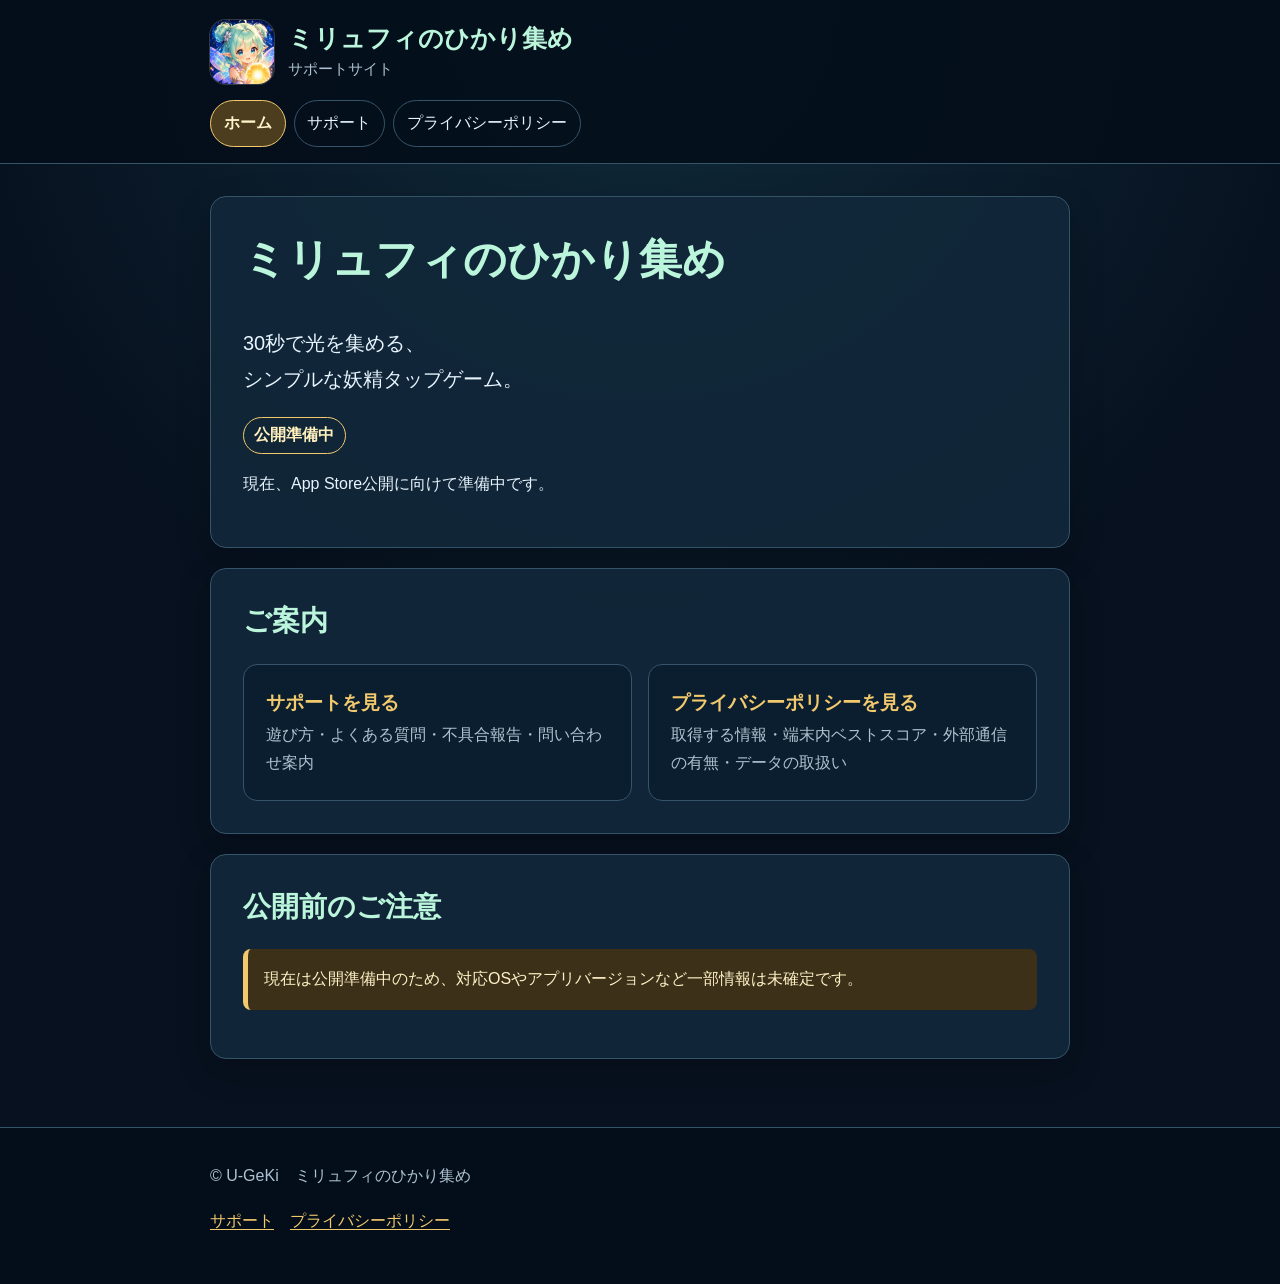
<file: index.html>
<!doctype html>
<html lang="ja"><head><meta charset="UTF-8"><meta name="viewport" content="width=device-width, initial-scale=1"><title>ミリュフィのひかり集め｜サポートサイト</title><meta name="description" content="30秒で光を集める妖精タップゲーム『ミリュフィのひかり集め』の日本語サポートサイトです。"><meta name="theme-color" content="#07111f"><link rel="icon" href="assets/app_icon.png"><link rel="apple-touch-icon" href="assets/app_icon.png"><meta property="og:title" content="ミリュフィのひかり集め｜サポートサイト"><meta property="og:description" content="遊び方、よくある質問、プライバシーポリシーをご案内します。"><meta property="og:type" content="website"><link rel="stylesheet" href="styles.css"></head>
<body><header class="site-header"><div class="header-inner"><a class="brand" href="index.html"><img src="assets/app_icon.png" alt="ミリュフィのひかり集め アプリアイコン"><span><span class="brand-title">ミリュフィのひかり集め</span><span class="brand-subtitle">サポートサイト</span></span></a><nav aria-label="メインナビゲーション"><ul class="nav-list"><li><a href="index.html" aria-current="page">ホーム</a></li><li><a href="support.html">サポート</a></li><li><a href="privacy.html">プライバシーポリシー</a></li></ul></nav></div></header>
<main class="page"><section class="card"><h1>ミリュフィのひかり集め</h1><p class="lead">30秒で光を集める、<br>シンプルな妖精タップゲーム。</p><p><span class="status">公開準備中</span></p><p>現在、App Store公開に向けて準備中です。</p></section><section class="card" aria-labelledby="guide-title"><h2 id="guide-title">ご案内</h2><div class="link-grid"><a class="link-card" href="support.html"><strong>サポートを見る</strong><span>遊び方・よくある質問・不具合報告・問い合わせ案内</span></a><a class="link-card" href="privacy.html"><strong>プライバシーポリシーを見る</strong><span>取得する情報・端末内ベストスコア・外部通信の有無・データの取扱い</span></a></div></section><aside class="card"><h2>公開前のご注意</h2><p class="notice">現在は公開準備中のため、対応OSやアプリバージョンなど一部情報は未確定です。</p></aside></main>
<footer class="site-footer"><div class="footer-inner"><p>© U-GeKi　ミリュフィのひかり集め</p><ul class="footer-links"><li><a href="support.html">サポート</a></li><li><a href="privacy.html">プライバシーポリシー</a></li></ul></div></footer></body></html>
</file>
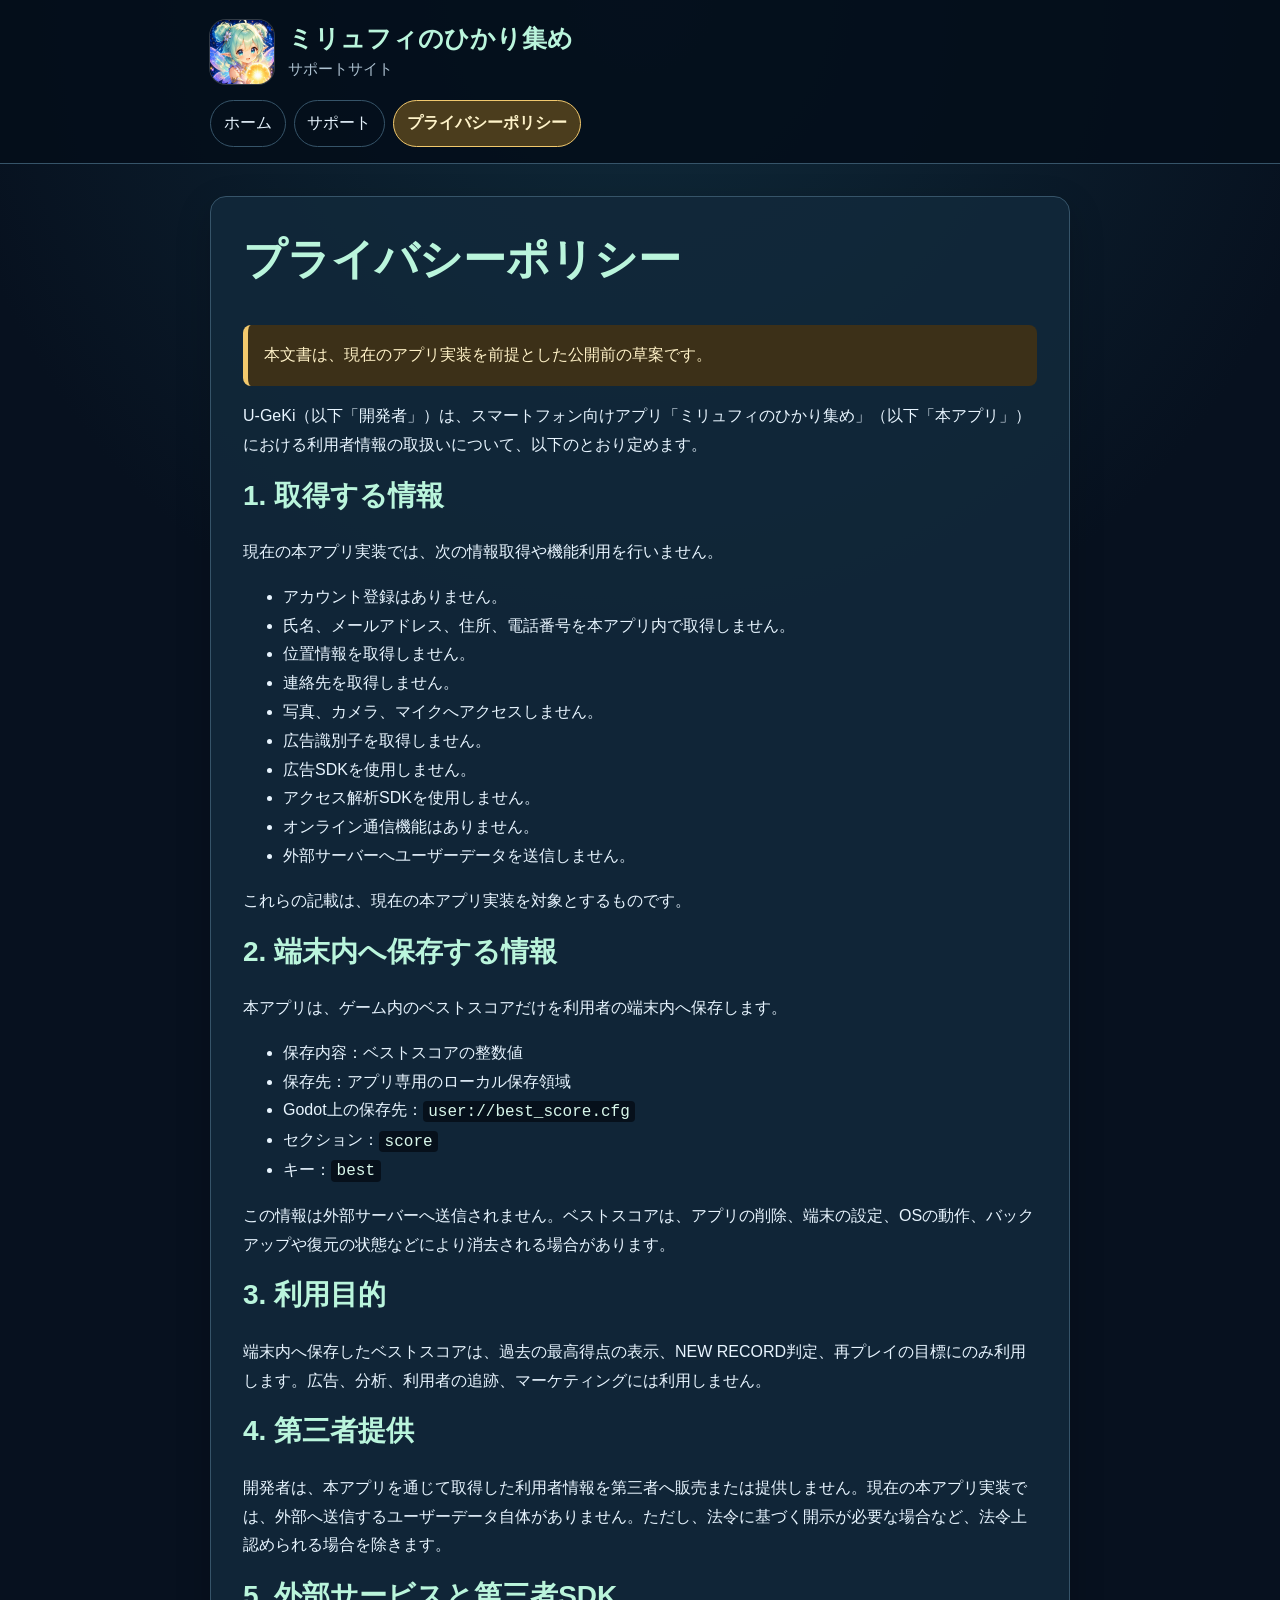
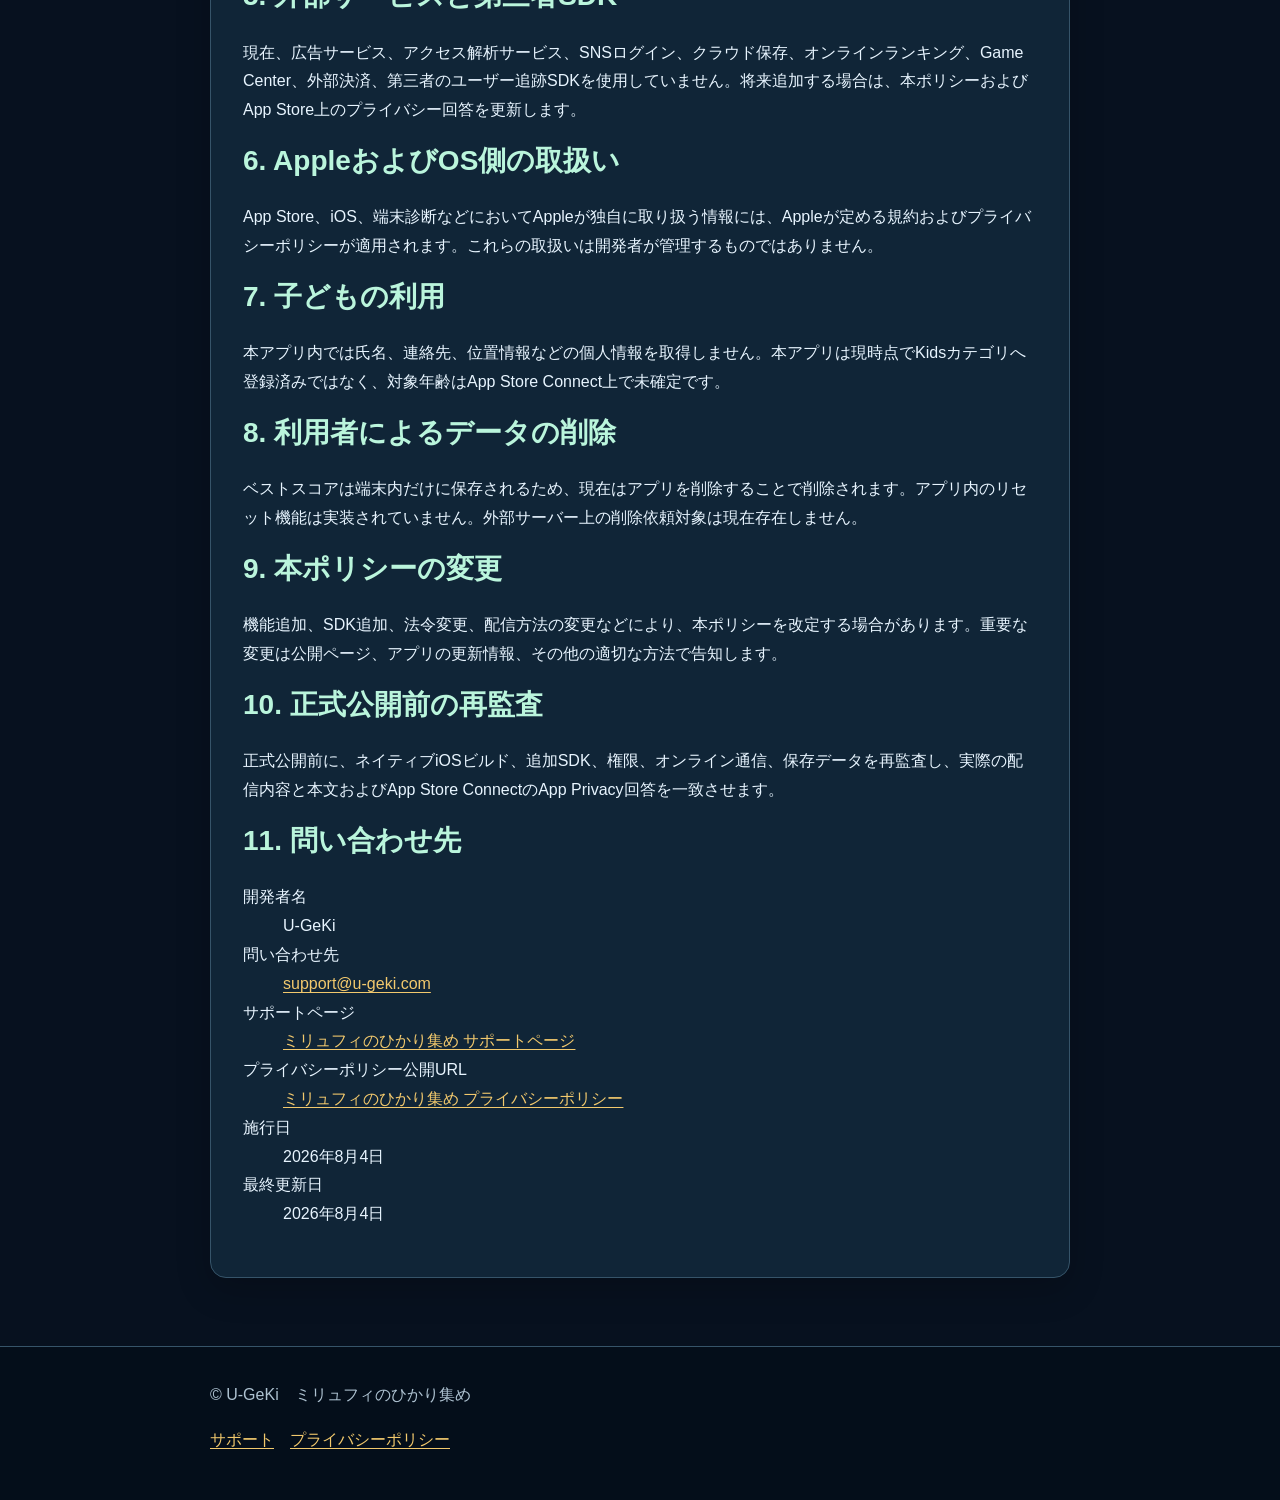
<file: privacy.html>
<!doctype html>
<html lang="ja"><head><meta charset="UTF-8"><meta name="viewport" content="width=device-width, initial-scale=1"><title>プライバシーポリシー｜ミリュフィのひかり集め</title><meta name="description" content="『ミリュフィのひかり集め』における利用者情報と端末内ベストスコアの取扱いをご案内します。"><meta name="theme-color" content="#07111f"><link rel="icon" href="assets/app_icon.png"><link rel="apple-touch-icon" href="assets/app_icon.png"><meta property="og:title" content="プライバシーポリシー｜ミリュフィのひかり集め"><meta property="og:description" content="利用者情報と端末内ベストスコアの取扱いについて。"><meta property="og:type" content="article"><link rel="stylesheet" href="styles.css"></head>
<body><header class="site-header"><div class="header-inner"><a class="brand" href="index.html"><img src="assets/app_icon.png" alt="ミリュフィのひかり集め アプリアイコン"><span><span class="brand-title">ミリュフィのひかり集め</span><span class="brand-subtitle">サポートサイト</span></span></a><nav aria-label="メインナビゲーション"><ul class="nav-list"><li><a href="index.html">ホーム</a></li><li><a href="support.html">サポート</a></li><li><a href="privacy.html" aria-current="page">プライバシーポリシー</a></li></ul></nav></div></header>
<main class="page"><article class="card"><h1>プライバシーポリシー</h1><p class="notice">本文書は、現在のアプリ実装を前提とした公開前の草案です。</p><p>U-GeKi（以下「開発者」）は、スマートフォン向けアプリ「ミリュフィのひかり集め」（以下「本アプリ」）における利用者情報の取扱いについて、以下のとおり定めます。</p>
<h2>1. 取得する情報</h2><p>現在の本アプリ実装では、次の情報取得や機能利用を行いません。</p><ul><li>アカウント登録はありません。</li><li>氏名、メールアドレス、住所、電話番号を本アプリ内で取得しません。</li><li>位置情報を取得しません。</li><li>連絡先を取得しません。</li><li>写真、カメラ、マイクへアクセスしません。</li><li>広告識別子を取得しません。</li><li>広告SDKを使用しません。</li><li>アクセス解析SDKを使用しません。</li><li>オンライン通信機能はありません。</li><li>外部サーバーへユーザーデータを送信しません。</li></ul><p>これらの記載は、現在の本アプリ実装を対象とするものです。</p>
<h2>2. 端末内へ保存する情報</h2><p>本アプリは、ゲーム内のベストスコアだけを利用者の端末内へ保存します。</p><ul><li>保存内容：ベストスコアの整数値</li><li>保存先：アプリ専用のローカル保存領域</li><li>Godot上の保存先：<code>user://best_score.cfg</code></li><li>セクション：<code>score</code></li><li>キー：<code>best</code></li></ul><p>この情報は外部サーバーへ送信されません。ベストスコアは、アプリの削除、端末の設定、OSの動作、バックアップや復元の状態などにより消去される場合があります。</p>
<h2>3. 利用目的</h2><p>端末内へ保存したベストスコアは、過去の最高得点の表示、NEW RECORD判定、再プレイの目標にのみ利用します。広告、分析、利用者の追跡、マーケティングには利用しません。</p>
<h2>4. 第三者提供</h2><p>開発者は、本アプリを通じて取得した利用者情報を第三者へ販売または提供しません。現在の本アプリ実装では、外部へ送信するユーザーデータ自体がありません。ただし、法令に基づく開示が必要な場合など、法令上認められる場合を除きます。</p>
<h2>5. 外部サービスと第三者SDK</h2><p>現在、広告サービス、アクセス解析サービス、SNSログイン、クラウド保存、オンラインランキング、Game Center、外部決済、第三者のユーザー追跡SDKを使用していません。将来追加する場合は、本ポリシーおよびApp Store上のプライバシー回答を更新します。</p>
<h2>6. AppleおよびOS側の取扱い</h2><p>App Store、iOS、端末診断などにおいてAppleが独自に取り扱う情報には、Appleが定める規約およびプライバシーポリシーが適用されます。これらの取扱いは開発者が管理するものではありません。</p>
<h2>7. 子どもの利用</h2><p>本アプリ内では氏名、連絡先、位置情報などの個人情報を取得しません。本アプリは現時点でKidsカテゴリへ登録済みではなく、対象年齢はApp Store Connect上で未確定です。</p>
<h2>8. 利用者によるデータの削除</h2><p>ベストスコアは端末内だけに保存されるため、現在はアプリを削除することで削除されます。アプリ内のリセット機能は実装されていません。外部サーバー上の削除依頼対象は現在存在しません。</p>
<h2>9. 本ポリシーの変更</h2><p>機能追加、SDK追加、法令変更、配信方法の変更などにより、本ポリシーを改定する場合があります。重要な変更は公開ページ、アプリの更新情報、その他の適切な方法で告知します。</p>
<h2>10. 正式公開前の再監査</h2><p>正式公開前に、ネイティブiOSビルド、追加SDK、権限、オンライン通信、保存データを再監査し、実際の配信内容と本文およびApp Store ConnectのApp Privacy回答を一致させます。</p>
<h2>11. 問い合わせ先</h2><dl><dt>開発者名</dt><dd>U-GeKi</dd><dt>問い合わせ先</dt><dd><a href="mailto:support@u-geki.com">support@u-geki.com</a></dd><dt>サポートページ</dt><dd><a href="support.html">ミリュフィのひかり集め サポートページ</a></dd><dt>プライバシーポリシー公開URL</dt><dd><a href="privacy.html">ミリュフィのひかり集め プライバシーポリシー</a></dd><dt>施行日</dt><dd>2026年8月4日</dd><dt>最終更新日</dt><dd>2026年8月4日</dd></dl></article></main>
<footer class="site-footer"><div class="footer-inner"><p>© U-GeKi　ミリュフィのひかり集め</p><ul class="footer-links"><li><a href="support.html">サポート</a></li><li><a href="privacy.html" aria-current="page">プライバシーポリシー</a></li></ul></div></footer></body></html>
</file>
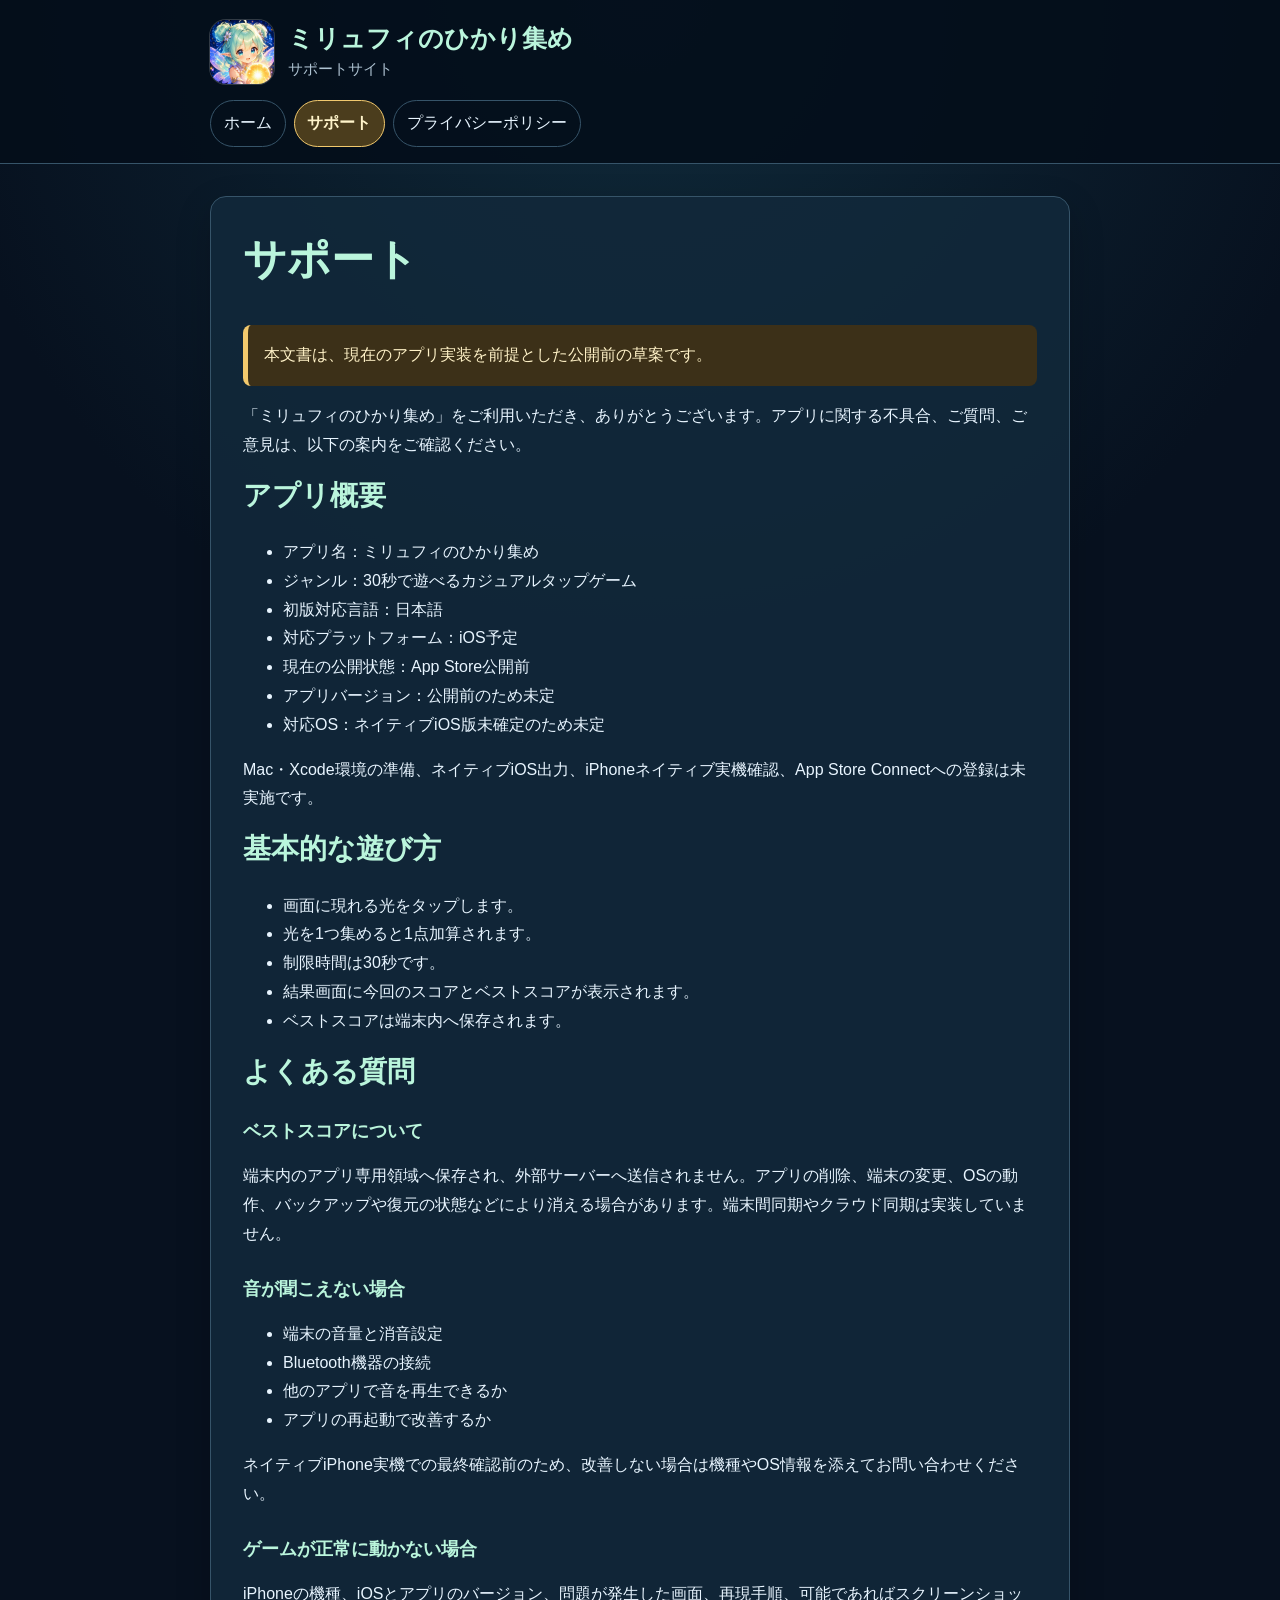
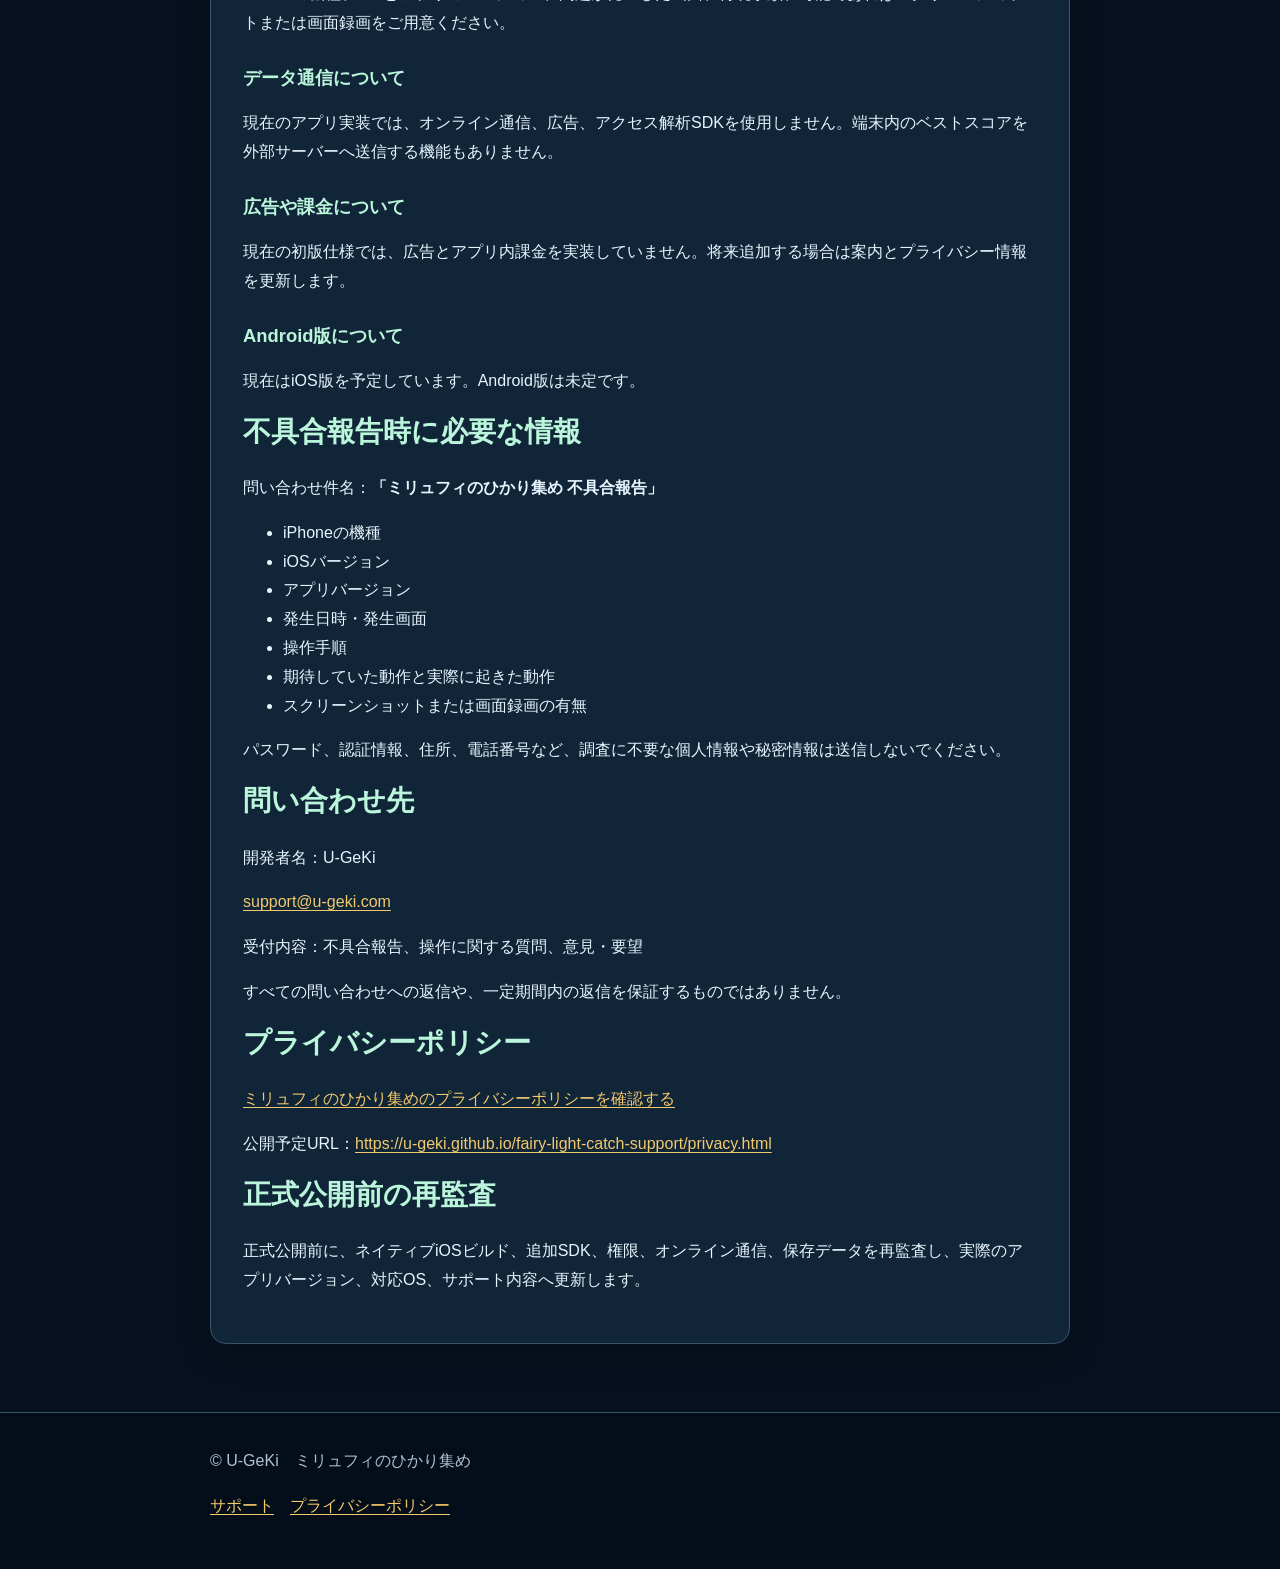
<file: support.html>
<!doctype html>
<html lang="ja"><head><meta charset="UTF-8"><meta name="viewport" content="width=device-width, initial-scale=1"><title>サポート｜ミリュフィのひかり集め</title><meta name="description" content="『ミリュフィのひかり集め』の遊び方、よくある質問、不具合報告のご案内です。"><meta name="theme-color" content="#07111f"><link rel="icon" href="assets/app_icon.png"><link rel="apple-touch-icon" href="assets/app_icon.png"><meta property="og:title" content="サポート｜ミリュフィのひかり集め"><meta property="og:description" content="遊び方、よくある質問、不具合報告のご案内。"><meta property="og:type" content="website"><link rel="stylesheet" href="styles.css"></head>
<body><header class="site-header"><div class="header-inner"><a class="brand" href="index.html"><img src="assets/app_icon.png" alt="ミリュフィのひかり集め アプリアイコン"><span><span class="brand-title">ミリュフィのひかり集め</span><span class="brand-subtitle">サポートサイト</span></span></a><nav aria-label="メインナビゲーション"><ul class="nav-list"><li><a href="index.html">ホーム</a></li><li><a href="support.html" aria-current="page">サポート</a></li><li><a href="privacy.html">プライバシーポリシー</a></li></ul></nav></div></header>
<main class="page"><article class="card"><h1>サポート</h1><p class="notice">本文書は、現在のアプリ実装を前提とした公開前の草案です。</p><p>「ミリュフィのひかり集め」をご利用いただき、ありがとうございます。アプリに関する不具合、ご質問、ご意見は、以下の案内をご確認ください。</p>
<h2>アプリ概要</h2><ul><li>アプリ名：ミリュフィのひかり集め</li><li>ジャンル：30秒で遊べるカジュアルタップゲーム</li><li>初版対応言語：日本語</li><li>対応プラットフォーム：iOS予定</li><li>現在の公開状態：App Store公開前</li><li>アプリバージョン：公開前のため未定</li><li>対応OS：ネイティブiOS版未確定のため未定</li></ul><p>Mac・Xcode環境の準備、ネイティブiOS出力、iPhoneネイティブ実機確認、App Store Connectへの登録は未実施です。</p>
<h2>基本的な遊び方</h2><ul><li>画面に現れる光をタップします。</li><li>光を1つ集めると1点加算されます。</li><li>制限時間は30秒です。</li><li>結果画面に今回のスコアとベストスコアが表示されます。</li><li>ベストスコアは端末内へ保存されます。</li></ul>
<h2>よくある質問</h2><h3>ベストスコアについて</h3><p>端末内のアプリ専用領域へ保存され、外部サーバーへ送信されません。アプリの削除、端末の変更、OSの動作、バックアップや復元の状態などにより消える場合があります。端末間同期やクラウド同期は実装していません。</p>
<h3>音が聞こえない場合</h3><ul><li>端末の音量と消音設定</li><li>Bluetooth機器の接続</li><li>他のアプリで音を再生できるか</li><li>アプリの再起動で改善するか</li></ul><p>ネイティブiPhone実機での最終確認前のため、改善しない場合は機種やOS情報を添えてお問い合わせください。</p>
<h3>ゲームが正常に動かない場合</h3><p>iPhoneの機種、iOSとアプリのバージョン、問題が発生した画面、再現手順、可能であればスクリーンショットまたは画面録画をご用意ください。</p>
<h3>データ通信について</h3><p>現在のアプリ実装では、オンライン通信、広告、アクセス解析SDKを使用しません。端末内のベストスコアを外部サーバーへ送信する機能もありません。</p>
<h3>広告や課金について</h3><p>現在の初版仕様では、広告とアプリ内課金を実装していません。将来追加する場合は案内とプライバシー情報を更新します。</p>
<h3>Android版について</h3><p>現在はiOS版を予定しています。Android版は未定です。</p>
<h2>不具合報告時に必要な情報</h2><p>問い合わせ件名：<strong>「ミリュフィのひかり集め 不具合報告」</strong></p><ul><li>iPhoneの機種</li><li>iOSバージョン</li><li>アプリバージョン</li><li>発生日時・発生画面</li><li>操作手順</li><li>期待していた動作と実際に起きた動作</li><li>スクリーンショットまたは画面録画の有無</li></ul><p>パスワード、認証情報、住所、電話番号など、調査に不要な個人情報や秘密情報は送信しないでください。</p>
<h2>問い合わせ先</h2><p>開発者名：U-GeKi</p><p><a href="mailto:support@u-geki.com">support@u-geki.com</a></p><p>受付内容：不具合報告、操作に関する質問、意見・要望</p><p>すべての問い合わせへの返信や、一定期間内の返信を保証するものではありません。</p>
<h2>プライバシーポリシー</h2><p><a href="privacy.html">ミリュフィのひかり集めのプライバシーポリシーを確認する</a></p><p>公開予定URL：<a href="privacy.html">https://u-geki.github.io/fairy-light-catch-support/privacy.html</a></p>
<h2>正式公開前の再監査</h2><p>正式公開前に、ネイティブiOSビルド、追加SDK、権限、オンライン通信、保存データを再監査し、実際のアプリバージョン、対応OS、サポート内容へ更新します。</p></article></main>
<footer class="site-footer"><div class="footer-inner"><p>© U-GeKi　ミリュフィのひかり集め</p><ul class="footer-links"><li><a href="support.html" aria-current="page">サポート</a></li><li><a href="privacy.html">プライバシーポリシー</a></li></ul></div></footer></body></html>
</file>
<file: styles.css>
:root { color-scheme: dark; --bg:#07111f; --card:rgba(18,40,59,.88); --mint:#baf5dc; --gold:#f2c96d; --text:#e8f5ff; --muted:#aec2d1; --line:#365469; }
* { box-sizing:border-box; }
html { scroll-behavior:smooth; }
body { margin:0; min-width:0; background:radial-gradient(circle at top,#102b3b 0,#07111f 44rem); color:var(--text); font-family:-apple-system,BlinkMacSystemFont,"Segoe UI","Hiragino Sans","Yu Gothic UI","Meiryo",sans-serif; font-size:1rem; line-height:1.8; }
a { color:var(--gold); text-decoration:underline; text-underline-offset:.18em; }
a:hover { color:#ffe3a2; }
a:focus-visible { outline:3px solid #fff1a8; outline-offset:4px; border-radius:3px; }
img { max-width:100%; height:auto; }
.site-header,.site-footer { background:rgba(4,14,26,.9); border-color:var(--line); }
.site-header { border-bottom:1px solid var(--line); }
.header-inner,.footer-inner,.page { width:min(100% - 2rem,860px); margin-inline:auto; }
.header-inner { padding:1.25rem 0 1rem; }
.brand { display:flex; align-items:center; gap:.9rem; color:var(--text); text-decoration:none; }
.brand img { width:64px; height:64px; border-radius:16px; box-shadow:0 0 0 1px rgba(255,255,255,.18); }
.brand-title { display:block; color:var(--mint); font-size:clamp(1.15rem,4vw,1.55rem); font-weight:700; line-height:1.35; }
.brand-subtitle { display:block; color:var(--muted); font-size:.95rem; }
.nav-list { display:flex; flex-wrap:wrap; gap:.5rem; margin:1rem 0 0; padding:0; list-style:none; }
.nav-list a { display:block; min-height:44px; padding:.5rem .8rem; border:1px solid var(--line); border-radius:999px; color:var(--text); text-decoration:none; }
.nav-list a[aria-current="page"] { border-color:var(--gold); background:#4b3d1d; color:#fff4ca; font-weight:700; }
.page { padding:2rem 0 3rem; }
.card { margin:0 0 1.25rem; padding:clamp(1.2rem,4vw,2rem); border:1px solid var(--line); border-radius:16px; background:var(--card); box-shadow:0 12px 35px rgba(0,0,0,.2); overflow-wrap:anywhere; }
h1,h2,h3 { color:var(--mint); line-height:1.4; }
h1 { margin-top:0; font-size:clamp(1.8rem,7vw,2.7rem); }
h2 { margin-top:0; font-size:clamp(1.35rem,5vw,1.75rem); }
h3 { margin-top:1.7rem; font-size:1.15rem; }
p,ul { margin-top:.65rem; }
.lead { font-size:clamp(1.08rem,3vw,1.25rem); }
.status { display:inline-block; padding:.2rem .65rem; border:1px solid var(--gold); border-radius:999px; color:#fff0bd; font-weight:700; }
.link-grid { display:grid; gap:1rem; grid-template-columns:repeat(2,minmax(0,1fr)); }
.link-card { display:block; padding:1.35rem; border:1px solid var(--line); border-radius:14px; background:rgba(10,29,45,.78); color:var(--text); text-decoration:none; }
.link-card:hover { border-color:var(--gold); background:#142f45; }
.link-card strong { display:block; color:var(--gold); font-size:1.2rem; }
.link-card span { color:var(--muted); }
.notice { padding:1rem; border-left:5px solid var(--gold); border-radius:8px; background:#3c3018; color:#fff2c7; }
.placeholder { display:inline-block; margin:.15rem 0; padding:.18rem .5rem; border:2px solid #ffd36d; border-radius:5px; background:#5a3b0f; color:#fff8dc; font-weight:700; }
code { padding:.1em .35em; border-radius:4px; background:#06101b; color:#d9f8ec; }
.site-footer { border-top:1px solid var(--line); }
.footer-inner { padding:1.5rem 0 2rem; color:var(--muted); }
.footer-links { display:flex; flex-wrap:wrap; gap:.75rem 1rem; padding:0; list-style:none; }
@media (max-width:600px) { .header-inner,.footer-inner,.page { width:min(100% - 1.25rem,860px); } .link-grid { grid-template-columns:1fr; } .card { border-radius:12px; } }
@media (prefers-reduced-motion:reduce) { html { scroll-behavior:auto; } *,*::before,*::after { animation-duration:.01ms!important; animation-iteration-count:1!important; transition-duration:.01ms!important; } }
</file>
